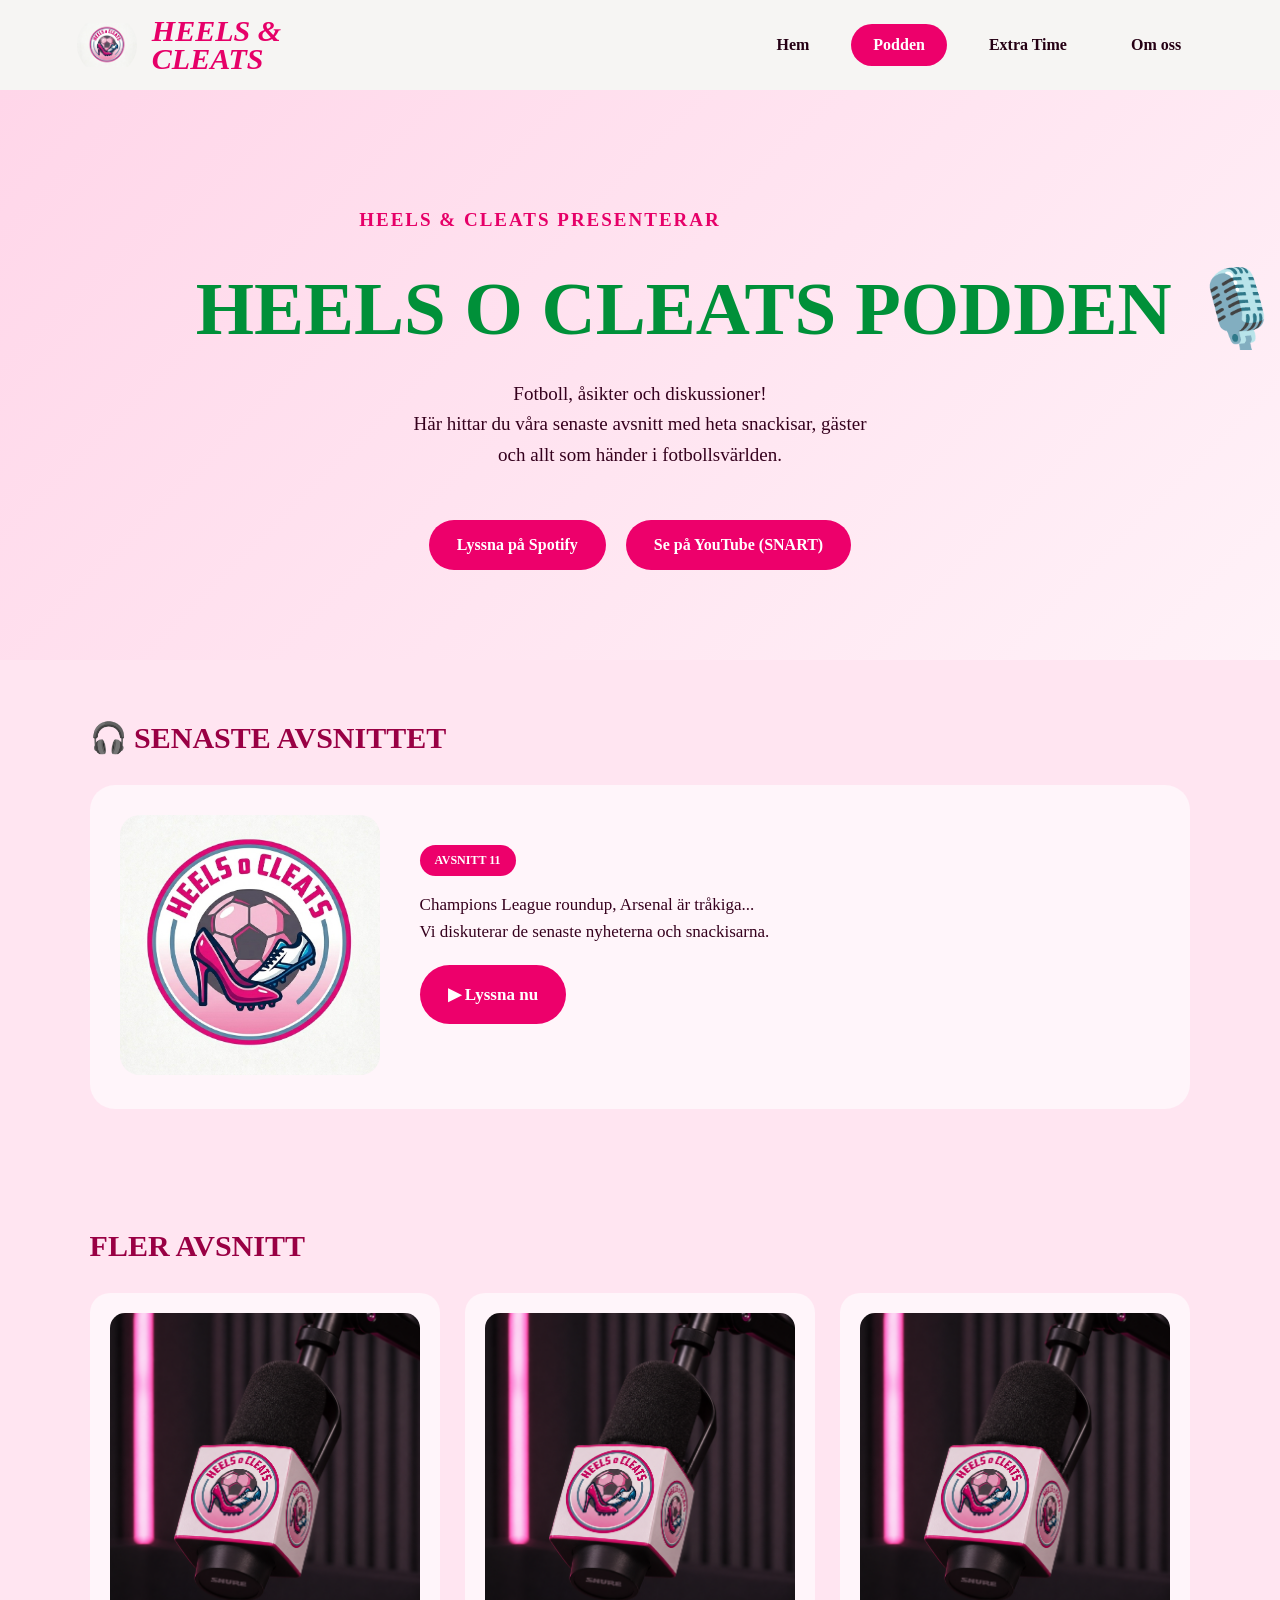
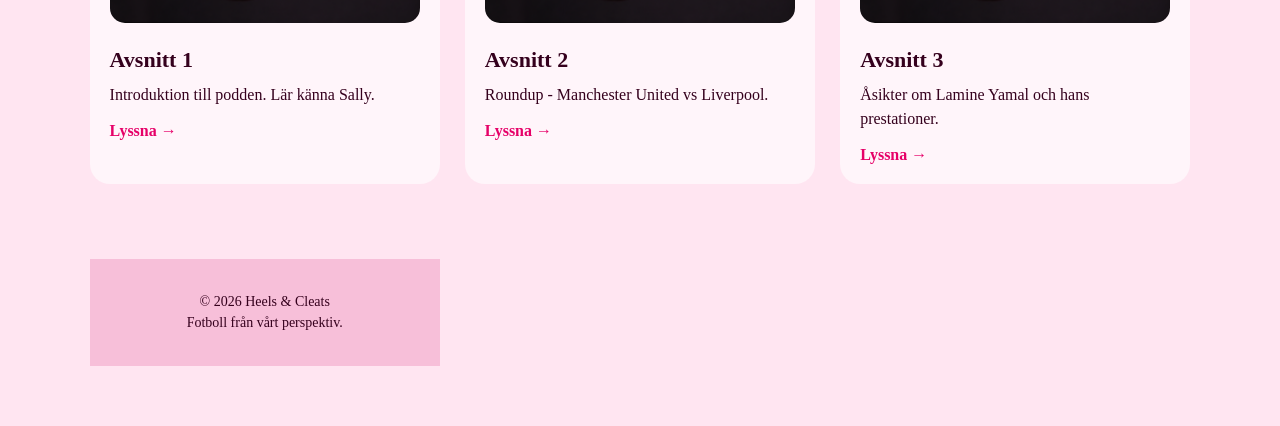
<file: nyfil2.html>
<!DOCTYPE html>
<html lang="sv">
<head>
    <meta charset="UTF-8">
    <meta name="viewport" content="width=device-width, initial-scale=1.0">
    <title>Podden</title>
    <link rel="stylesheet" href="style.css">
       <link rel="icon" type="image/png" href="IMG_8932.jpeg">
</head>
<body>
    <!-- NAVIGATION -->
  <header>
    <div class="logo">
      <img src= "IMG_8932.jpeg" alt="Heels & Cleats logga">
      <h2>HEELS &<br>CLEATS</h2>
    </div>
    <nav>
      <a href="index.html">Hem</a>
      <a href="nyfil2.html" class="active">Podden</a>
      <a href="nyfil4 .html">Extra Time</a>
      <a href="nyfil3.html">Om oss</a>
    </nav>
  </header>
  <main>

    <!-- INTRODUKTION -->
    <section class="podcast-hero">
      <p class="small-title">HEELS & CLEATS PRESENTERAR</p>

      <h1>HEELS O CLEATS PODDEN 🎙️</h1>

      <p>
        <br>Fotboll, åsikter och diskussioner! <br>
        Här hittar du våra senaste avsnitt med heta
        snackisar, gäster <br> och allt som händer i
        fotbollsvärlden.<br
      </p> 

 <div class="podcast-buttons">
        <a href="https://open.spotify.com/show/1m7Xk3aVoUWqQiltv79vPL?si=aae16052fc4d41ea"
           target="_blank"
           rel="noopener noreferrer"
           class="button">
          Lyssna på Spotify
        </a>

        <a href="https://www.youtube.com"
           target="_blank"
           rel="noopener noreferrer"
           class="button">
          Se på YouTube (SNART)
        </a>
      </div>
    </section>

    <!-- SENASTE AVSNITTET -->
    <section class="podcast-section">

      <h2>🎧 SENASTE AVSNITTET</h2>

      <div class="featured-episode">
        <div class="episode-cover">
          <img src="IMG_8932.jpeg"
               alt="Heels & Cleats poddomslag">
        </div>

        <div class="episode-info">
          <span class="episode-tag">AVSNITT 11</span>

          <p>
            Champions League roundup, Arsenal är tråkiga...
            <br> Vi diskuterar de senaste
            nyheterna och snackisarna.<br
          </p>

          <a href="https://open.spotify.com/episode/2cAH5kY8gBlc8FexPAHgcn?si=be99383437354825"
             target="_blank"
             rel="noopener noreferrer"
             class="button">
            ▶ Lyssna nu
          </a>
        </div>
      </div>

    </section>

    <!-- TIDIGARE AVSNITT -->
    <section class="podcast-section">

      <h2>FLER AVSNITT</h2>

      <div class="episode-grid">

        <article class="episode-card">
          <img src="54686cda-39c4-4b3f-803b-d13e76fbc1b8.png" alt="Poddavsnitt">
          <h3>Avsnitt 1</h3>
          <p>Introduktion till podden. Lär känna Sally. </p>
          <a href="https://open.spotify.com/episode/6C87OyUfYzSUUyQmtp8zDG?si=eTSag4NVR6Ga_AdP4zI2Qw"
             target="_blank"
             rel="noopener noreferrer">
            Lyssna →
          </a>
        </article>

        <article class="episode-card">
          <img src="54686cda-39c4-4b3f-803b-d13e76fbc1b8.png" alt="Poddavsnitt">
          <h3>Avsnitt 2</h3>
          <p>Roundup - Manchester United vs Liverpool.</p>
          <a href="https://open.spotify.com/episode/1Hs81x7TksVFD9k1nF7GQ8?si=iLlmOpOkSwm_piUSOnkttw"
             target="_blank"
             rel="noopener noreferrer">
            Lyssna →
          </a>
        </article>

        <article class="episode-card">
          <img src="54686cda-39c4-4b3f-803b-d13e76fbc1b8.png" alt="Poddavsnitt">
          <h3>Avsnitt 3</h3>
          <p>Åsikter om Lamine Yamal och hans prestationer.</p>
          <a href="https://open.spotify.com/episode/371yR084JQ7V0dQzlGqSEV?si=XoEj08WUSj2LqBeYmBw0Ng"
             target="_blank"
             rel="noopener noreferrer">
            Lyssna →
          </a>
        </article>

  <footer>
    <p>© 2026 Heels & Cleats</p>
    <p>Fotboll från vårt perspektiv.</p>
  </footer>

</body>
</html>
</file>
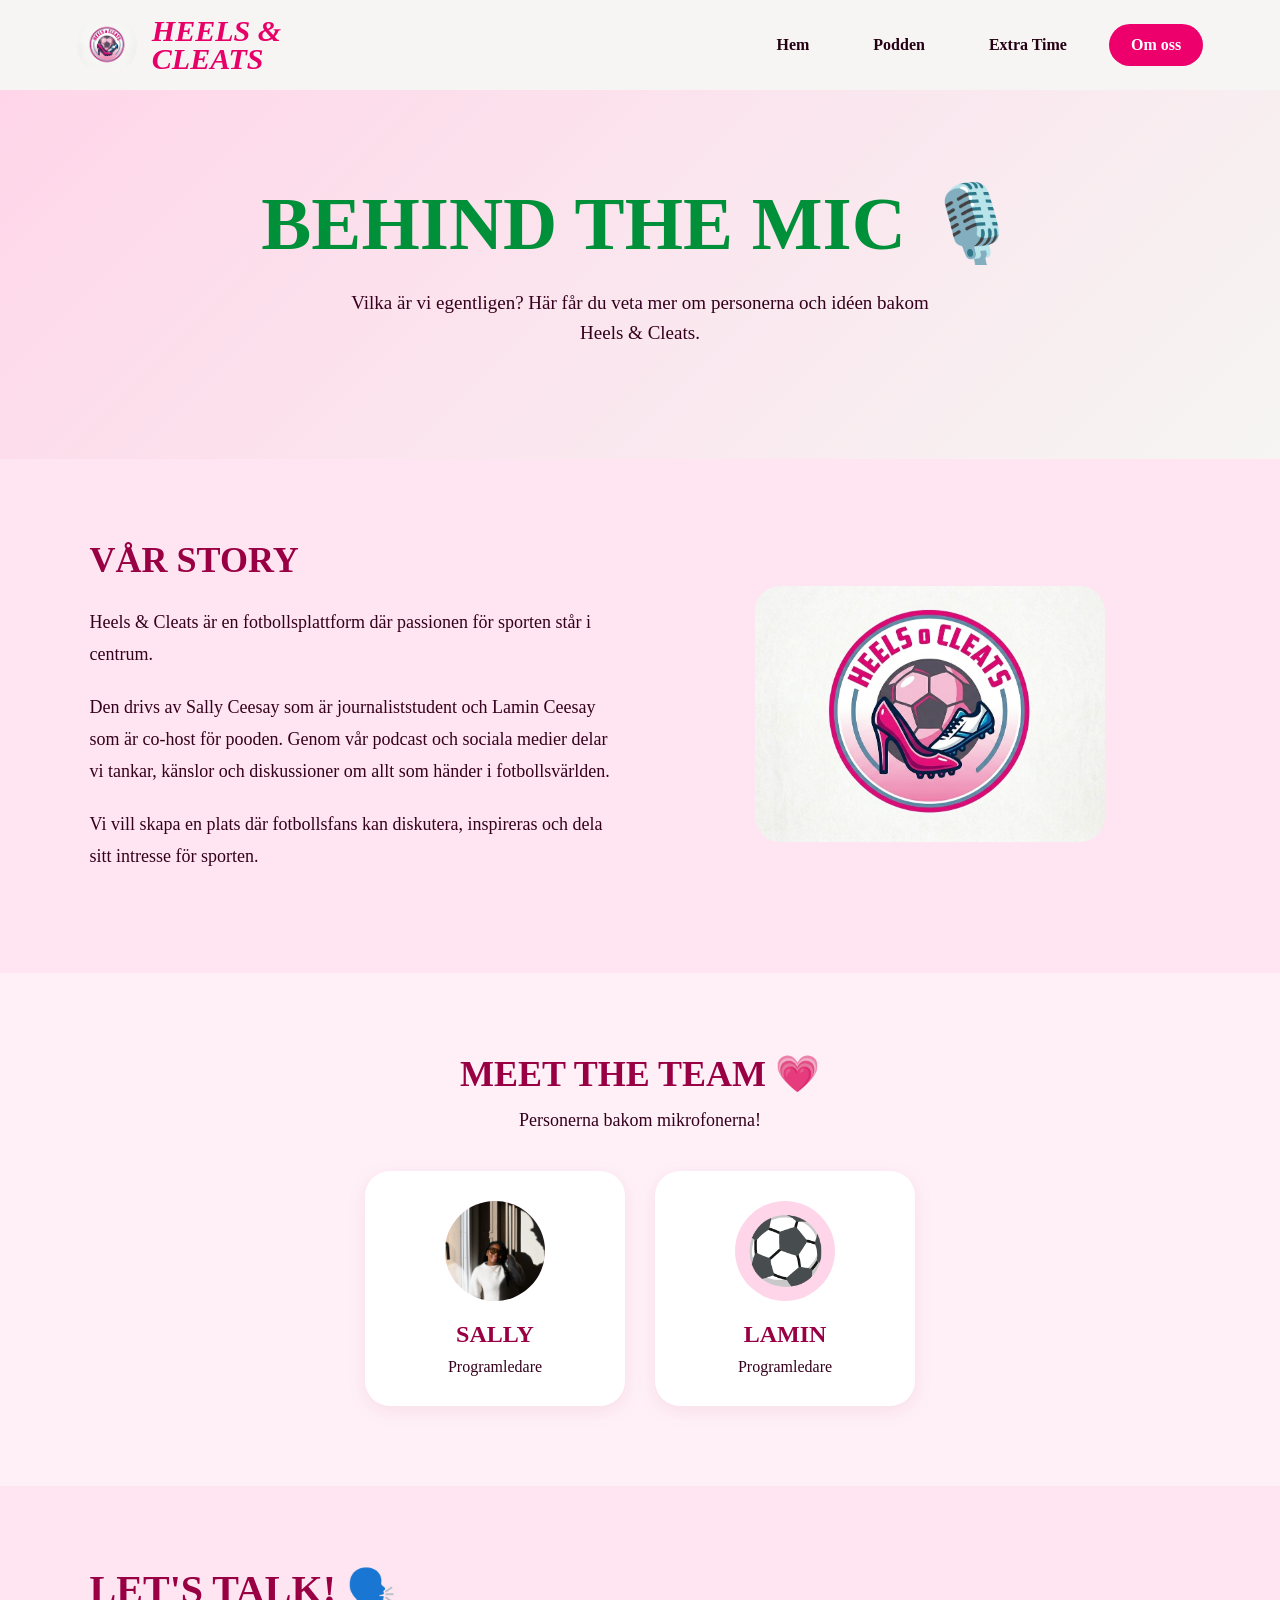
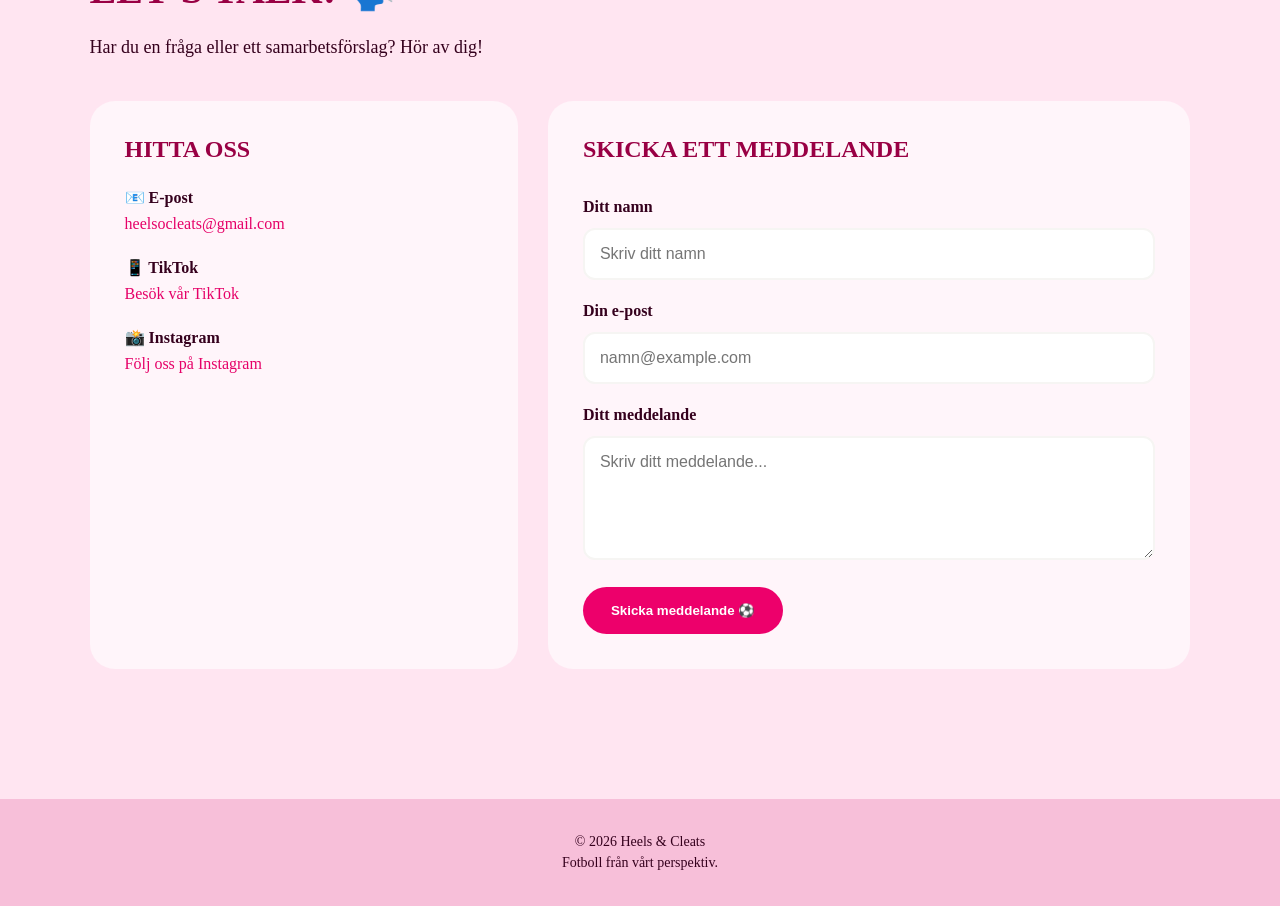
<file: nyfil3.html>
<!DOCTYPE html>
<html lang="sv">
<head>
    <meta charset="UTF-8">
    <meta name="viewport" content="width=device-width, initial-scale=1.0">
    <title>Om oss</title>
    <link rel="stylesheet" href="style.css">
    <link rel="icon" type="image/png" href="IMG_8932.jpeg">
</head>

<body>
    <!-- NAVIGATION -->
  <header>
    <div class="logo">
      <img src="IMG_8932.jpeg" alt="Heels & Cleats logga">
      <h2>HEELS &<br>CLEATS</h2>
    </div>

    <nav>
      <a href="index.html">Hem</a>
      <a href="nyfil2.html">Podden</a>
      <a href="nyfil4 .html">Extra Time</a>
      <a href="nyfil3.html" class="active">Om oss</a>
    </nav>
  </header>

  <main>

    <!-- INTRODUKTION -->
    <section class="about-hero">
      <h1>BEHIND THE MIC 🎙️</h1>

      <p>
        Vilka är vi egentligen?
        Här får du veta mer om personerna
        och idéen bakom Heels & Cleats.
      </p>
    </section>

    <!-- OM HEELS & CLEATS -->
    <section class="about-section">

      <div class="about-content">
        <div class="about-text">
          <h2>VÅR STORY </h2>

          <p>
            Heels & Cleats är en fotbollsplattform
            där passionen för sporten står i centrum.
          </p>

          <p>
            Den drivs av Sally Ceesay som är journaliststudent 
            och Lamin Ceesay som är co-host för pooden.
            Genom vår podcast och sociala medier
            delar vi tankar, känslor och diskussioner
            om allt som händer i fotbollsvärlden.
          </p>

          <p>
            Vi vill skapa en plats där fotbollsfans
            kan diskutera, inspireras och dela
            sitt intresse för sporten.
          </p>
        </div>

        <div class="about-image">
          <img src="IMG_8932.jpeg" alt="Heels & Cleats">
        </div>

      </div>
    </section>

    <!-- TEAMET - sida som beskriver personerna bakom heels & cleats -->
    <section class="team-section">

      <h2>MEET THE TEAM 💗</h2>

      <p class="team-intro">
        Personerna bakom mikrofonerna!
      </p>

      <div class="team-grid">

        <div class="team-card">
          <div class="team-photo"><img src="DSC_3945.JPG" alt="SALLY"></div>
          <h3>SALLY </h3>
          <p>Programledare</p>
        </div>

        <div class="team-card">
          <div class="team-photo">⚽</div>
          <h3>LAMIN</h3>
          <p>Programledare</p>
        </div>

      </div>
    </section>

    <!-- KONTAKT -->
    <section class="contact-section">

      <h2>LET'S TALK! 🗣️</h2>

      <p>
        Har du en fråga eller ett samarbetsförslag?
        Hör av dig!
      </p>

      <div class="contact-container">

        <!-- KONTAKTUPPGIFTER -->
        <div class="contact-info">

          <h3>HITTA OSS</h3>

          <p>📧 E-post</p>
          <a href="mailto:sally.ceesay16@gmail.com">
            heelsocleats@gmail.com
          </a>

          <p>📱 TikTok</p>
          <a href="https://www.tiktok.com/@heelsocleatspodden?is_from_webapp=1&sender_device=pc"
             target="_blank"
             rel="noopener noreferrer">
            Besök vår TikTok
          </a>

          <p>📸 Instagram</p>
          <a href="https://www.instagram.com/heelsocleatspodden/" 
             target="_blank"
             rel="noopener noreferrer">
            Följ oss på Instagram
          </a>

        </div>

        <!-- KONTAKTFORMULÄR -->
        <div class="contact-form">

          <h3>SKICKA ETT MEDDELANDE</h3>

          <form id="contactForm">

            <label for="name">Ditt namn</label>
            <input type="text"
                   id="name"
                   name="name"
                   placeholder="Skriv ditt namn"
                   required>

            <label for="email">Din e-post</label>
            <input type="email"
                   id="email"
                   name="email"
                   placeholder="namn@example.com"
                   required>

            <label for="message">Ditt meddelande</label>
            <textarea id="message"
                      name="message"
                      rows="5"
                      placeholder="Skriv ditt meddelande..."
                      required></textarea>

            <button type="submit" class="button">
              Skicka meddelande ⚽️
            </button>

          </form>

        </div>

      </div>
    </section>

  </main>

  <footer>
    <p>© 2026 Heels & Cleats</p>
    <p>Fotboll från vårt perspektiv.</p>
  </footer>

  <script>
    document.getElementById("contactForm")
      .addEventListener("submit", function(event) {
        event.preventDefault();

        const name = document.getElementById("name").value;
        const email = document.getElementById("email").value;
        const message = document.getElementById("message").value;

        const subject = encodeURIComponent(
          "Kontakt från " + name
        );

        const body = encodeURIComponent(
          "Namn: " + name +
          "\nE-post: " + email +
          "\n\nMeddelande:\n" + message
        );

        window.location.href =
          "mailto:dinmail@example.com?subject=" +
          subject + "&body=" + body;
      });
  </script>
  
</body>
</html>
</file>
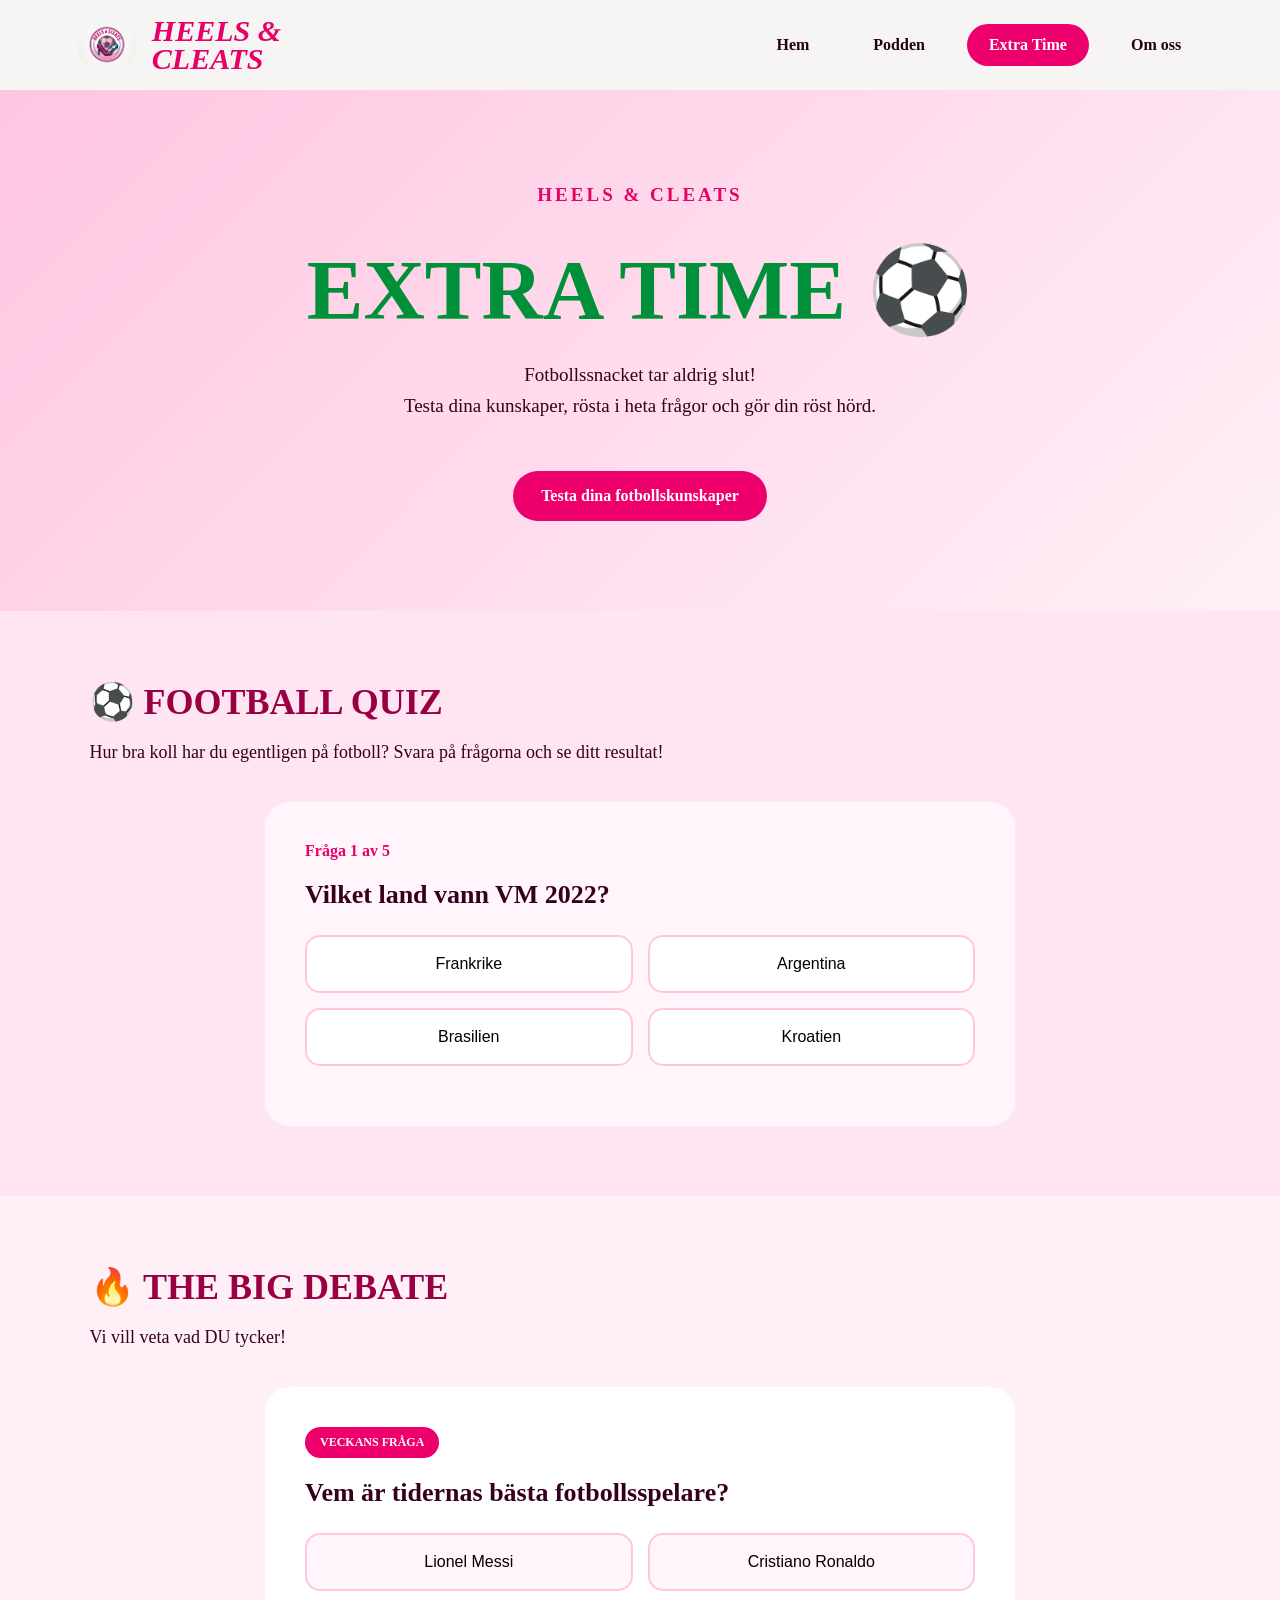
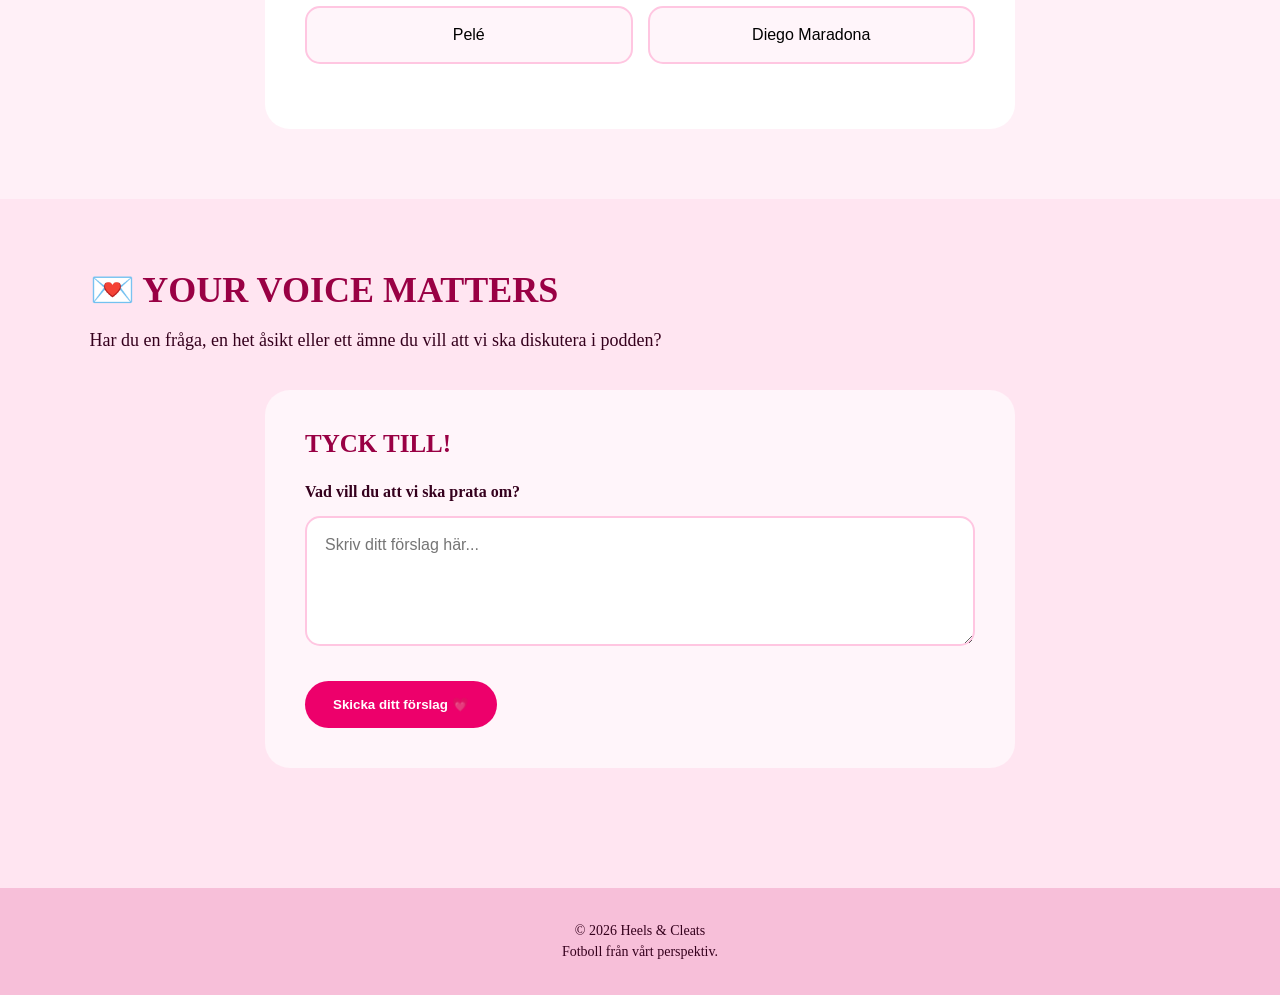
<file: nyfil4 .html>
<!DOCTYPE html>
<html lang="en">
<head>
    <meta charset="UTF-8">
    <meta name="viewport" content="width=device-width, initial-scale=1.0">
    <title>Extra Time</title>
    <link rel="stylesheet" href="style.css">
    <link rel="icon" type="image/png" href="IMG_8932.jpeg">
</head>
<body>
     <!-- NAVIGATION -->
  <header>
    <div class="logo">
      <img src="IMG_8932.jpeg" alt="Heels & Cleats logga">
      <h2>HEELS &<br>CLEATS</h2>
    </div>

    <nav>
      <a href="index.html">Hem</a>
      <a href="nyfil2.html">Podden</a>
      <a href="nyfil4 .html" class="active">Extra Time</a>
      <a href="nyfil3.html">Om oss</a>
    </nav>
  </header>

  <main>

    <!-- INTRODUKTION -->
    <section class="extra-hero">
      <p class="extra-label">HEELS & CLEATS</p>

      <h1>EXTRA TIME ⚽</h1>

      <p>
       Fotbollssnacket tar aldrig slut! <br> 
        Testa dina kunskaper, rösta i heta
        frågor och gör din röst hörd.
      </p>

      <a href="#quiz" class="button">
        Testa dina fotbollskunskaper
      </a>
    </section>

    <!-- FOTBOLLSQUIZ -->
    <section class="extra-section" id="quiz">

      <h2>⚽ FOOTBALL QUIZ</h2>

      <p class="section-description">
        Hur bra koll har du egentligen på fotboll?
        Svara på frågorna och se ditt resultat!
      </p>

      <div class="quiz-box">

        <p id="question-number">Fråga 1 av 5</p>

        <h3 id="quiz-question"></h3>

        <div id="quiz-options"></div>

        <p id="quiz-feedback" aria-live="polite"></p>

        <button id="next-question"
                class="button"
                style="display: none;">
          Nästa fråga →
        </button>

        <div id="quiz-result"
             style="display: none;">
        </div>

      </div>

    </section>

    <!-- OMROSTNING -->
    <section class="extra-section poll-section">

      <h2>🔥 THE BIG DEBATE</h2>

      <p class="section-description">
        Vi vill veta vad DU tycker!
      </p>

      <div class="poll-box">

        <span class="poll-tag">VECKANS FRÅGA</span>

        <h3>
          Vem är tidernas bästa fotbollsspelare?
        </h3>

        <div class="poll-options">

          <button onclick="vote('Messi')">
            Lionel Messi
          </button>

          <button onclick="vote('Ronaldo')">
            Cristiano Ronaldo
          </button>

          <button onclick="vote('Pele')">
            Pelé
          </button>

          <button onclick="vote('Maradona')">
            Diego Maradona
          </button>

        </div>

        <div id="poll-result"
             aria-live="polite"></div>

      </div>

    </section>

    <!-- SKICKA IN FRAGOR -->
    <section class="extra-section">

      <h2>💌 YOUR VOICE MATTERS</h2>

      <p class="section-description">
        Har du en fråga, en het åsikt
        eller ett ämne du vill att vi
        ska diskutera i podden?
      </p>

      <div class="suggestion-box">

        <h3>TYCK TILL!</h3>

        <form id="suggestion-form">

          <label for="topic">
            Vad vill du att vi ska prata om?
          </label>

          <textarea
            id="topic"
            rows="5"
            placeholder="Skriv ditt förslag här..."
            required></textarea>

          <button type="submit" class="button">
            Skicka ditt förslag 💗
          </button>

        </form>

      </div>

    </section>

  </main>

  <footer>
    <p>© 2026 Heels & Cleats</p>
    <p>Fotboll från vårt perspektiv.</p>
  </footer>

  <script src="quiz.js"></script>

</body>
</html>
</file>
<file: style.css>
/* GRUNDINSTÄLLNINGAR */

* {
  margin: 0;
  padding: 0;
  box-sizing: border-box;
}

body {
  font-family: "Impact", "Times New Roman", sans-serif;
  background: #ffe5f1;
  color: #35001d;
}

/* HEADER = vad som visas på toppen av hemsidan, där jag har logga, titel och
rubriker*/

header {
  background: #f6f5f3;
  display: flex;
  justify-content: space-between;
  align-items: center;
  padding: 15px 6%;
}

.logo {
  display: flex;
  align-items: center;
  gap: 15px;
}

.logo img {
  width: 60px;
  height: 60px;
  object-fit: contain;
  border-radius: 50%;
}

.logo h2 {
  color: #e60068;
  font-size: 30px;
  font-style: italic;
  font-weight: 900;
  line-height: 0.95;
}

/* NAVIGATION */

nav {
  display: flex;
  gap: 20px;
}

nav a {
  text-decoration: none;
  color: #250014;
  font-size: 16px;
  font-weight: bold;
  padding: 12px 22px;
  border-radius: 30px;
  transition: 0.3s;
}

nav a:hover,
nav a.active {
  background: #ed006b;
  color: white;
}

/* HERO= class namnet allt på första sidan har fått. Texten (färg, storlekt, font osv
, bilderna dess (storlek och placering)*/

.hero {
  min-height: 480px;
  display: flex;
  align-items: center;
  padding: 60px 7%;

  background-image:
    linear-gradient(
      90deg,
      rgba(255, 210, 232, 0.96) 0%,
      rgba(255, 210, 232, 0.7) 42%,
      rgba(255, 210, 232, 0.05) 100%
    ),
    url("fotboll.jpg");

  background-size: cover;
  background-position: center;
}

.hero-text {
  max-width: 560px;
}

.hero h1 {
  font-size: clamp(42px, 5vw, 76px);
  font-weight: 900;
  font-style: normal;
  line-height: 1.05;
  color: #990044;
}
/* UNDERSTRYKNING UNDER H1 */
.underline {
  width: 150px;
  height: 5px;
  background: #e60068;
  margin: 30px 0;
  border-radius: 20px;
}

.hero p {
  font-size: 20px;
  line-height: 1.5;
  margin-bottom: 30px;
  max-width: 400px;
}

/* för alla knappar man kan trycka på t.ex "podden" eller "testa dina kunskaper" */

.button {
  display: inline-block;
  background: #ed006b;
  color: white;
  padding: 16px 28px;
  border-radius: 30px;
  text-decoration: none;
  font-weight: bold;
  transition: 0.3s;
  margin-top: 20px;
}

.button:hover {
  background: #ad004d;
  transform: translateY(3px);
}

/* SNABBLÄNKAR */

.quick-links {
  display: grid;
  grid-template-columns: repeat(4, 1fr);
  gap: 20px;
  padding: 30px 6%;
  background: #ffe5f1;
}

.quick-links a {
  display: flex;
  align-items: center;
  justify-content: center;
  gap: 12px;

  background: #fff5fa;
  padding: 25px 15px;
  border-radius: 18px;

  text-decoration: none;
  color: #35001d;
  transition: 0.3s;
}

.quick-links a:hover {
  background: #ffc0dd;
  transform: translateY(-5px);
}

.quick-links span {
  font-size: 26px;
}

.quick-links h3 {
  font-size: 16px;
}

/* FOOTER */

footer {
  background: #f7bfd9;
  text-align: center;
  padding: 30px;
  margin-top: 50px;
  font-size: 14px;
}

footer p {
  margin: 5px;
}

/* MOBILANPASSNING */

@media (max-width: 800px) {
  header {
    flex-direction: column;
    gap: 20px;
  }

  nav {
    flex-wrap: wrap;
    justify-content: center;
    gap: 5px;
  }

  nav a {
    padding: 10px 14px;
  }

  .hero {
    padding: 60px 7%;
  }

  .quick-links {
    grid-template-columns: repeat(2, 1fr);
  }
}

@media (max-width: 480px) {
  .quick-links {
    grid-template-columns: 1fr;
  }

  .hero p {
    font-size: 17px;
  }
}/* PODDSIDAN */

.podcast-hero {
  background: linear-gradient(135deg, #ffd6e9, #fff2f8);
  text-align: center;
  padding: 90px 20px;
}

.small-title {
  color: #e60068;;
  font-size: 14px;
  font-weight: bold;
  letter-spacing: 2px;
  transform: translate(-100px,  25px) ;
}

.podcast-hero h1 {
  font-size: clamp(42px, 6vw, 75px);
  font-weight: 900;
  font-style: normal;
  color: #009039;
  margin-bottom: 20px;
  transform: translate(100px,  25px) ;
}

.podcast-hero p {
  max-width: 600px;
  margin: 0 auto 30px;
  font-size: 19px;
  line-height: 1.6;
}

.podcast-buttons {
  display: flex;
  justify-content: center;
  flex-wrap: wrap;
  gap: 20px;
  margin-top: 30px;
}

/* AVSNITTSSEKTIONER */

.podcast-section {
  padding: 60px 7%;
}

.podcast-section h2 {
  color: #990044;
  font-size: 30px;
  margin-bottom: 30px;
}

/* SENASTE AVSNITTET */

.featured-episode {
  display: flex;
  align-items: center;
  gap: 40px;
  background: #fff5fa;
  padding: 30px;
  border-radius: 25px;
}

.episode-cover img {
  width: 260px;
  height: 260px;
  object-fit: cover;
  border-radius: 20px;
}

.episode-info {
  flex: 1;
}

.episode-tag {
  display: inline-block;
  background: #ed006b;
  color: white;
  padding: 8px 15px;
  border-radius: 20px;
  font-size: 12px;
  font-weight: bold;
  margin-bottom: 15px;
}

.episode-info h3 {
  font-size: 28px;
  margin-bottom: 15px;
}

.episode-info p {
  font-size: 17px;
  line-height: 1.6;
  margin-bottom: 25px;
}

/* TIDIGARE AVSNITT */

.episode-grid {
  display: grid;
  grid-template-columns: repeat(3, 1fr);
  gap: 25px;
}

.episode-card {
  background: #fff5fa;
  padding: 20px;
  border-radius: 20px;
  transition: 0.3s;
}

.episode-card:hover {
  transform: translateY(-5px);
}

.episode-card img {
  width: 100%;
  aspect-ratio: 1 / 1;
  object-fit: cover;
  border-radius: 15px;
  margin-bottom: 20px;
}

.episode-card h3 {
  font-size: 22px;
  margin-bottom: 10px;
}

.episode-card p {
  line-height: 1.5;
  margin-bottom: 15px;
}

.episode-card a {
  color: #e60068;
  font-weight: bold;
  text-decoration: none;
}

/* MOBILANPASSNING */

@media (max-width: 800px) {
  .featured-episode {
    flex-direction: column;
    text-align: center;
  }

  .episode-grid {
    grid-template-columns: 1fr;
  }

  .episode-cover img {
    width: 220px;
    height: 220px;
  }
}/* =========================
   SIDA 3 - OM OSS
========================= */

/* INTRODUKTION */

.about-hero {
  background: linear-gradient(135deg, #ffd6e9, #f6f5f3);
  text-align: center;
  padding: 90px 20px;
}

.about-hero h1 {
  font-size: clamp(42px, 6vw, 75px);
  font-weight: 900;
  font-style: normal;
  color: #009039;
  margin-bottom: 20px;
}

.about-hero p {
  max-width: 600px;
  margin: 0 auto 20px;
  font-size: 19px;
  line-height: 1.6;
}

/* VÅR STORY */

.about-section {
  padding: 80px 7%;
}

.about-content {
  display: flex;
  align-items: center;
  gap: 60px;
}

.about-text {
  flex: 1;
}

.about-text h2 {
  font-size: 36px;
  color: #990044;
  margin-bottom: 25px;
}

.about-text p {
  font-size: 18px;
  line-height: 1.8;
  margin-bottom: 20px;
}

.about-image {
  flex: 1;
  text-align: center;
}

.about-image img {
  width: 100%;
  max-width: 350px;
  border-radius: 25px;
}

/* TEAMET */

.team-section {
  background: #fff0f7;
  padding: 80px 7%;
  text-align: center;
}

.team-section h2 {
  font-size: 36px;
  color: #990044;
  margin-bottom: 15px;
}

.team-intro {
  font-size: 18px;
  margin-bottom: 40px;
}

.team-grid {
  display: flex;
  justify-content: center;
  flex-wrap: wrap;
  gap: 30px;
}

.team-card {
  background: white;
  padding: 30px;
  width: 260px;
  border-radius: 25px;
  box-shadow: 0 5px 20px rgba(153, 0, 68, 0.08);
  transition: 0.3s;
}

.team-card:hover {
  transform: translateY(-5px);
}

.team-photo {
  width: 100px;
  height: 100px;
  margin: 0 auto 20px;
  background: #ffd6e9;
  border-radius: 50%;
  display: flex;
  align-items: center;
  justify-content: center;
  font-size: 65px;
}
.team-photo img {
  width: 100%;
  height: 100%;
  object-fit: cover;
  border-radius: 50%;
}
.team-card h3 {
  color: #990044;
  font-size: 24px;
  margin-bottom: 10px;
}

/* KONTAKT */

.contact-section {
  padding: 80px 7%;
}

.contact-section h2 {
  font-size: 40px;
  color: #990044;
  margin-bottom: 20px;
}

.contact-section > p {
  font-size: 18px;
  line-height: 1.6;
  max-width: 600px;
  margin-bottom: 40px;
}

.contact-container {
  display: grid;
  grid-template-columns: 1fr 1.5fr;
  gap: 30px;
}

.contact-info,
.contact-form {
  background: #fff5fa;
  padding: 35px;
  border-radius: 25px;
}

.contact-info h3,
.contact-form h3 {
  color: #990044;
  font-size: 24px;
  margin-bottom: 25px;
}

.contact-info p {
  font-weight: bold;
  margin-top: 25px;
  margin-bottom: 8px;
}

.contact-info a {
  color: #e60068;
  text-decoration: none;
}

.contact-info a:hover {
  text-decoration: underline;
}

/* FORMULÄR */

.contact-form form {
  display: flex;
  flex-direction: column;
  gap: 12px;
}

.contact-form label {
  font-weight: bold;
  margin-top: 10px;
}

.contact-form input,
.contact-form textarea {
  padding: 15px;
  border: 2px solid #f6f5f3;
  border-radius: 12px;
  font-family: Arial, sans-serif;
  font-size: 16px;
  width: 100%;
}

.contact-form input:focus,
.contact-form textarea:focus {
  outline: none;
  border-color: #ed006b;
}

.contact-form button {
  border: none;
  cursor: pointer;
  margin-top: 15px;
  align-self: flex-start;
}

/* MOBILANPASSNING */

@media (max-width: 800px) {
  .about-content {
    flex-direction: column;
    text-align: center;
  }

  .contact-container {
    grid-template-columns: 1fr;
  }

  .contact-section h2,
  .team-section h2 {
    font-size: 30px;
  }

  .contact-info,
  .contact-form {
    padding: 25px;
  }
}/* =========================
   SIDA 4 - EXTRA TIME
========================= */

/* INTRODUKTION */

.extra-hero {
  background: linear-gradient(135deg, #ffc6e1, #fff0f7);
  text-align: center;
  padding: 90px 20px;
}

.extra-label {
  color: #e60068;
  font-size: 25px;
  font-weight: bold;
  letter-spacing: 3px;
  margin-bottom: 15px;
}

.extra-hero h1 {
  font-size: clamp(45px, 7vw, 85px);
  font-weight: 900;
  font-style: normal;
  color: #009039;
  margin-bottom: 20px;
}

.extra-hero p {
  max-width: 600px;
  margin: 0 auto 30px;
  font-size: 19px;
  line-height: 1.6;
}

/* SEKTIONER */

.extra-section {
  padding: 70px 7%;
}

.extra-section h2 {
  color: #990044;
  font-size: 36px;
  margin-bottom: 15px;
}

.section-description {
  font-size: 18px;
  line-height: 1.6;
  margin-bottom: 35px;
}

/* QUIZ */

.quiz-box {
  background: #fff5fa;
  padding: 40px;
  border-radius: 25px;
  max-width: 750px;
  margin: 0 auto;
}

#question-number {
  color: #e60068;
  font-weight: bold;
  margin-bottom: 20px;
}

#quiz-question {
  font-size: 26px;
  margin-bottom: 25px;
}

#quiz-options {
  display: grid;
  grid-template-columns: 1fr 1fr;
  gap: 15px;
}

#quiz-options button {
  background: white;
  border: 2px solid #ffc6e1;
  padding: 18px;
  border-radius: 15px;
  font-size: 16px;
  cursor: pointer;
  transition: 0.3s;
}

#quiz-options button:hover:not(:disabled) {
  background: #ffd6e9;
}

#quiz-options button.correct {
  background: #c5f1d2;
  border-color: #2e9b53;
}

#quiz-options button.wrong {
  background: #ffd0d0;
  border-color: #d93a3a;
}

#quiz-feedback {
  margin: 20px 0;
  font-weight: bold;
}

#next-question {
  border: none;
  cursor: pointer;
}

/* OMROSTNING */

.poll-section {
  background: #fff0f7;
}

.poll-box {
  background: white;
  padding: 40px;
  border-radius: 25px;
  max-width: 750px;
  margin: 0 auto;
}

.poll-tag {
  display: inline-block;
  background: #ed006b;
  color: white;
  padding: 8px 15px;
  border-radius: 20px;
  font-size: 12px;
  font-weight: bold;
  margin-bottom: 20px;
}

.poll-box h3 {
  font-size: 26px;
  margin-bottom: 25px;
}

.poll-options {
  display: grid;
  grid-template-columns: 1fr 1fr;
  gap: 15px;
}

.poll-options button {
  padding: 18px;
  border: 2px solid #ffc6e1;
  background: #fff5fa;
  border-radius: 15px;
  font-size: 16px;
  cursor: pointer;
}

.poll-options button:hover:not(:disabled) {
  background: #ffc6e1;
}

.poll-options button:disabled {
  cursor: default;
}

#poll-result {
  margin-top: 25px;
  font-size: 17px;
  font-weight: bold;
}

/* SKICKA IN FORSLAG */

.suggestion-box {
  max-width: 750px;
  margin: 0 auto;
  background: #fff5fa;
  padding: 40px;
  border-radius: 25px;
}

.suggestion-box h3 {
  color: #990044;
  font-size: 25px;
  margin-bottom: 25px;
}

.suggestion-box form {
  display: flex;
  flex-direction: column;
  gap: 15px;
}

.suggestion-box label {
  font-weight: bold;
}

.suggestion-box textarea {
  padding: 18px;
  border: 2px solid #ffc6e1;
  border-radius: 15px;
  font-family: Arial, sans-serif;
  font-size: 16px;
  resize: vertical;
}

.suggestion-box textarea:focus {
  outline: none;
  border-color: #ed006b;
}

.suggestion-box button {
  align-self: flex-start;
  border: none;
  cursor: pointer;
}

/* MOBILANPASSNING */

@media (max-width: 600px) {
  .extra-section {
    padding: 50px 5%;
  }

  .extra-section h2 {
    font-size: 28px;
  }

  .quiz-box,
  .poll-box,
  .suggestion-box {
    padding: 25px;
  }

  #quiz-options,
  .poll-options {
    grid-template-columns: 1fr;
  }

}
.tt-videos {
    display:flex;
    gap:20px;
}
.tt-videos img {
    width: 140px;
    height: 240px ;
    border-radius:15px;
    object-fit:cover;
}
.planbild        {
  width: 400px;
  height: auto;
  margin-left: 30px;
}

.bilder {
  display: flex;
  align-items: center;
  gap: 20px;
}

.bilder img {
  width: 300px;
  height: 200px;
  object-fit: cover;
  margin-top: 20px;
}
/* MOBILANPASSNING */
@media screen and (max-width: 768px) {

  html, body {
    width: 100%;
    max-width: 100%;
    overflow-x: hidden;
  }

  img, video, iframe {
    max-width: 100%;
  }

  h1 {
    font-size: 36px;
    overflow-wrap: break-word;
  }

  h2 {
    font-size: 28px;
    overflow-wrap: break-word;
  }

  p {
    font-size: 16px;
    line-height: 1.6;
    overflow-wrap: break-word;
  }

  section {
    max-width: 100%;
    padding-left: 15px;
    padding-right: 15px;
  }

}
@media screen and (max-width: 768px) {

  .podcast-hero h1 {
    font-size: 32px;
    transform: none;
    text-align: center;
    margin: 20px auto;
    padding: 0 10px;
    max-width: 100%;
  }

  .podcast-hero p {
    max-width: 100%;
    margin: 20px auto;
    font-size: 16px;
    text-align: center;
    transform: none;
  }

}
</file>
